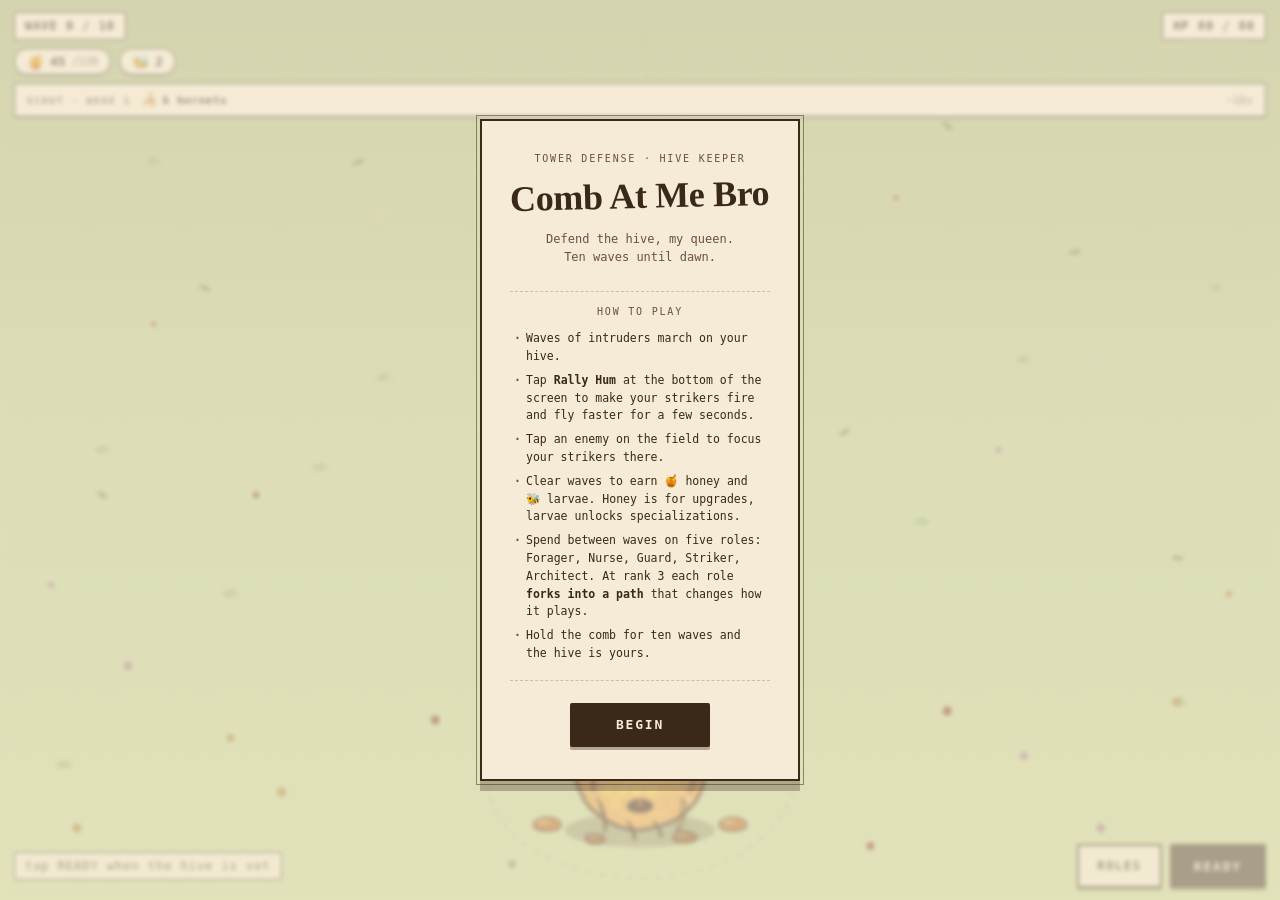
<file: index.html>
<!doctype html>
<html lang="en">
<head>
  <meta charset="utf-8" />
  <meta name="viewport" content="width=device-width,initial-scale=1,viewport-fit=cover,user-scalable=no" />
  <meta name="apple-mobile-web-app-capable" content="yes" />
  <meta http-equiv="Cache-Control" content="no-cache, must-revalidate" />
  <meta http-equiv="Pragma" content="no-cache" />
  <title>Comb At Me Bro</title>
  <link rel="stylesheet" href="./style.css?v=__VERSION__" />
</head>
<body>
  <div id="stage">
    <canvas id="game"></canvas>
    <div id="hud">
      <div class="hud-stack top-stack">
        <div class="hud-row top">
          <span id="wave-label">WAVE 1 / 5</span>
          <span id="modifier-tag" class="modifier-tag" style="display:none"></span>
          <span id="hp-label">HP 100</span>
        </div>
        <div class="hud-row currency">
          <span class="pill" id="honey-pill">
            <span class="pill-glyph">🍯</span>
            <span id="honey-amount">50</span><span class="pill-cap">/<span id="honey-cap">250</span></span>
          </span>
          <span class="pill" id="larvae-pill">
            <span class="pill-glyph">🐝</span>
            <span id="larvae-amount">3</span>
          </span>
        </div>
        <div id="wave-preview" class="wave-preview hidden"></div>
      </div>
      <div class="hud-row bottom">
        <span id="status">tap READY to start</span>
        <span class="bottom-actions">
          <button id="roles-btn" class="ghost-btn">ROLES</button>
          <button id="ready-btn" class="primary-btn">READY</button>
        </span>
      </div>
      <div id="ability-bar" class="ability-bar hidden"></div>
    </div>

    <div id="roles-panel" class="panel hidden">
      <div class="panel-card">
        <header class="panel-header">
          <h2>Roles</h2>
          <span class="panel-honey-tag">🍯 <span id="panel-honey">0</span></span>
          <button id="roles-done" class="text-btn">DONE</button>
        </header>
        <div id="roles-list" class="roles-list"></div>
      </div>
    </div>
    <div id="overlay" class="hidden">
      <div class="overlay-card">
        <h1 id="overlay-title">Game Over</h1>
        <p id="overlay-sub">The hive has fallen.</p>
        <button id="overlay-btn">Restart</button>
      </div>
    </div>
    <div id="title-screen" class="title-overlay">
      <div class="title-card">
        <p class="title-eyebrow">Tower Defense · Hive Keeper</p>
        <h1 class="title-name">Comb At Me Bro</h1>
        <p class="title-tagline">Defend the hive, my queen.<br/>Ten waves until dawn.</p>
        <div class="howto">
          <p class="howto-head">HOW TO PLAY</p>
          <ul class="howto-list">
            <li>Waves of intruders march on your hive.</li>
            <li>Tap <b>Rally Hum</b> at the bottom of the screen to make your strikers fire and fly faster for a few seconds.</li>
            <li>Tap an enemy on the field to focus your strikers there.</li>
            <li>Clear waves to earn 🍯 honey and 🐝 larvae. Honey is for upgrades, larvae unlocks specializations.</li>
            <li>Spend between waves on five roles: Forager, Nurse, Guard, Striker, Architect. At rank 3 each role <b>forks into a path</b> that changes how it plays.</li>
            <li>Hold the comb for ten waves and the hive is yours.</li>
          </ul>
        </div>
        <button id="title-play" class="primary-btn">BEGIN</button>
      </div>
    </div>
    <div id="modifier-picker" class="title-overlay hidden">
      <div class="picker-card">
        <p class="title-eyebrow">The Season's Omen</p>
        <h2 class="picker-title">The land speaks.</h2>
        <p class="picker-sub">Every dawn carries one. It will shape the hive you raise.</p>
        <div id="modifier-options" class="modifier-options"></div>
      </div>
    </div>
    <div id="boon-picker" class="title-overlay hidden">
      <div class="picker-card">
        <p class="title-eyebrow">A Gift From The Hive</p>
        <h2 class="picker-title">Pick one.</h2>
        <p class="picker-sub">Gifts stay with you to the end of the run. Choose well.</p>
        <div id="boon-options" class="modifier-options"></div>
      </div>
    </div>
  </div>
  <script type="module" src="./src/main.js?v=__VERSION__"></script>
</body>
</html>
</file>
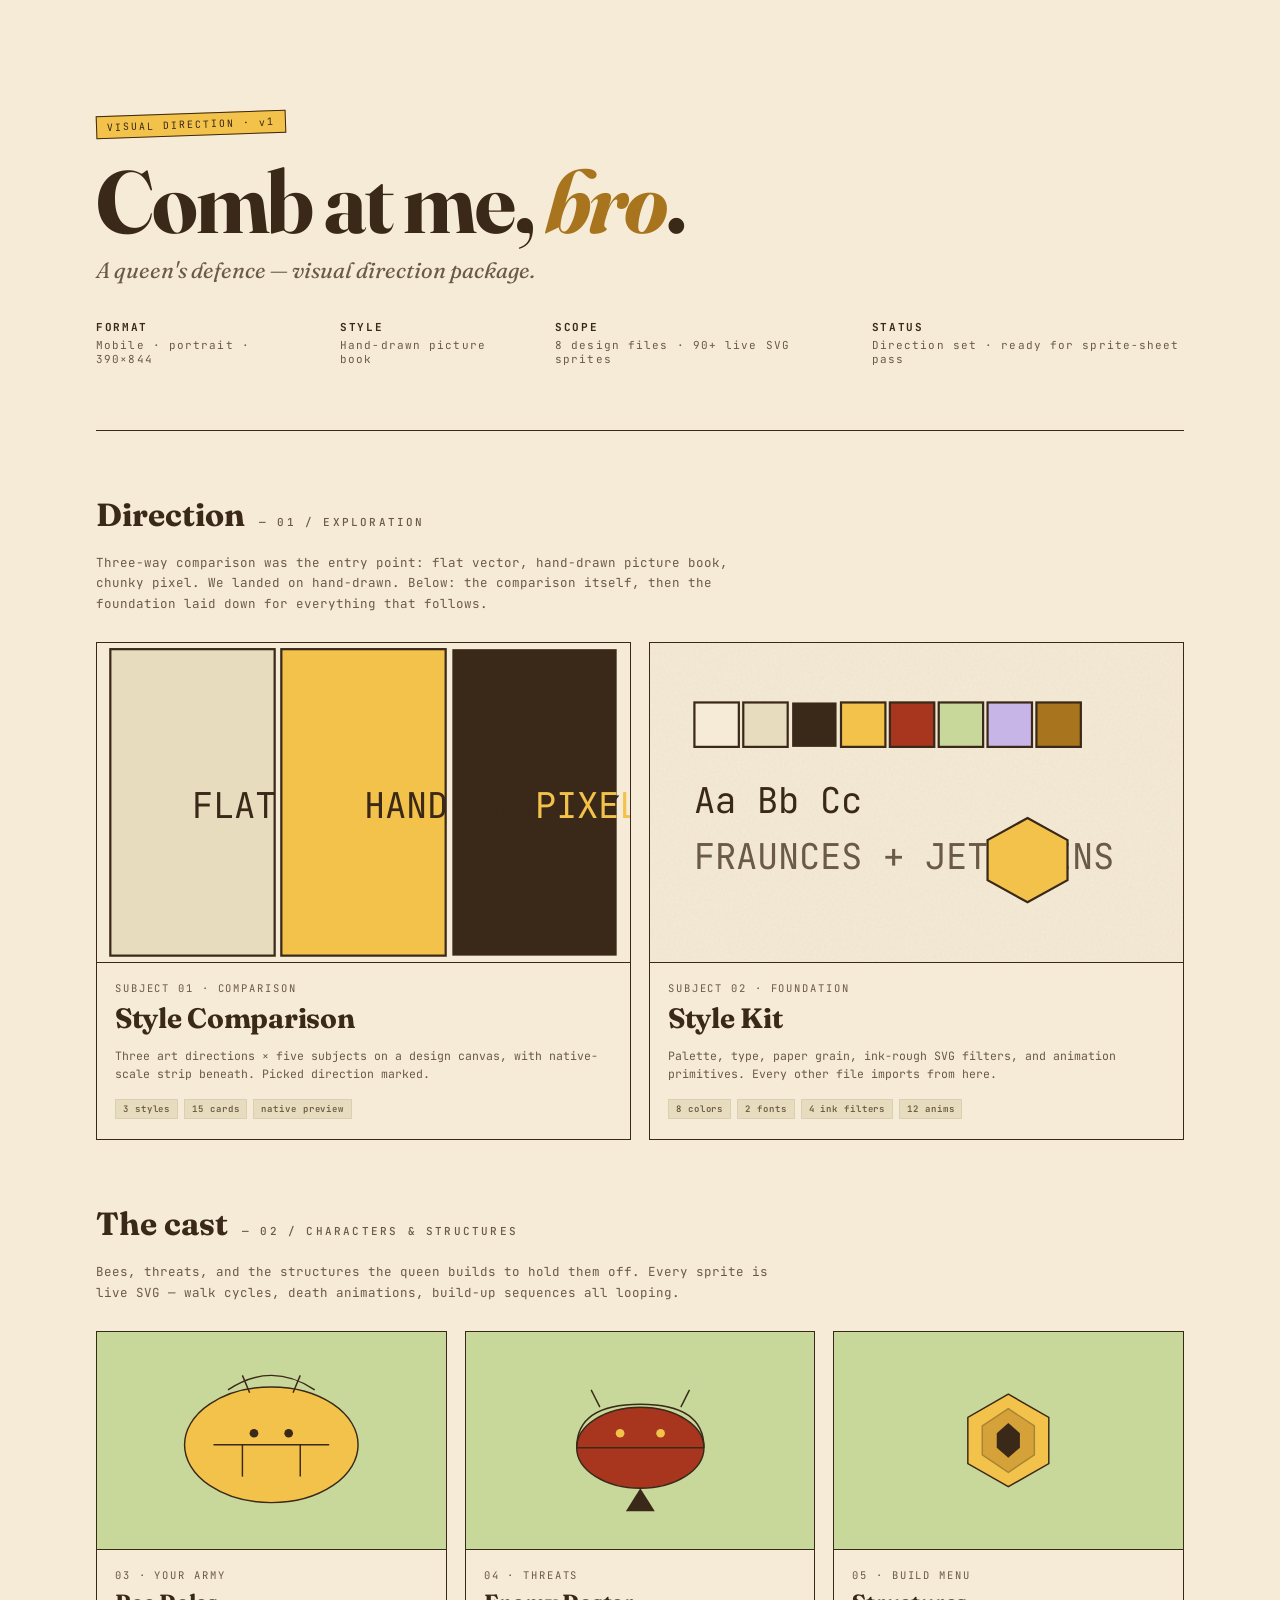
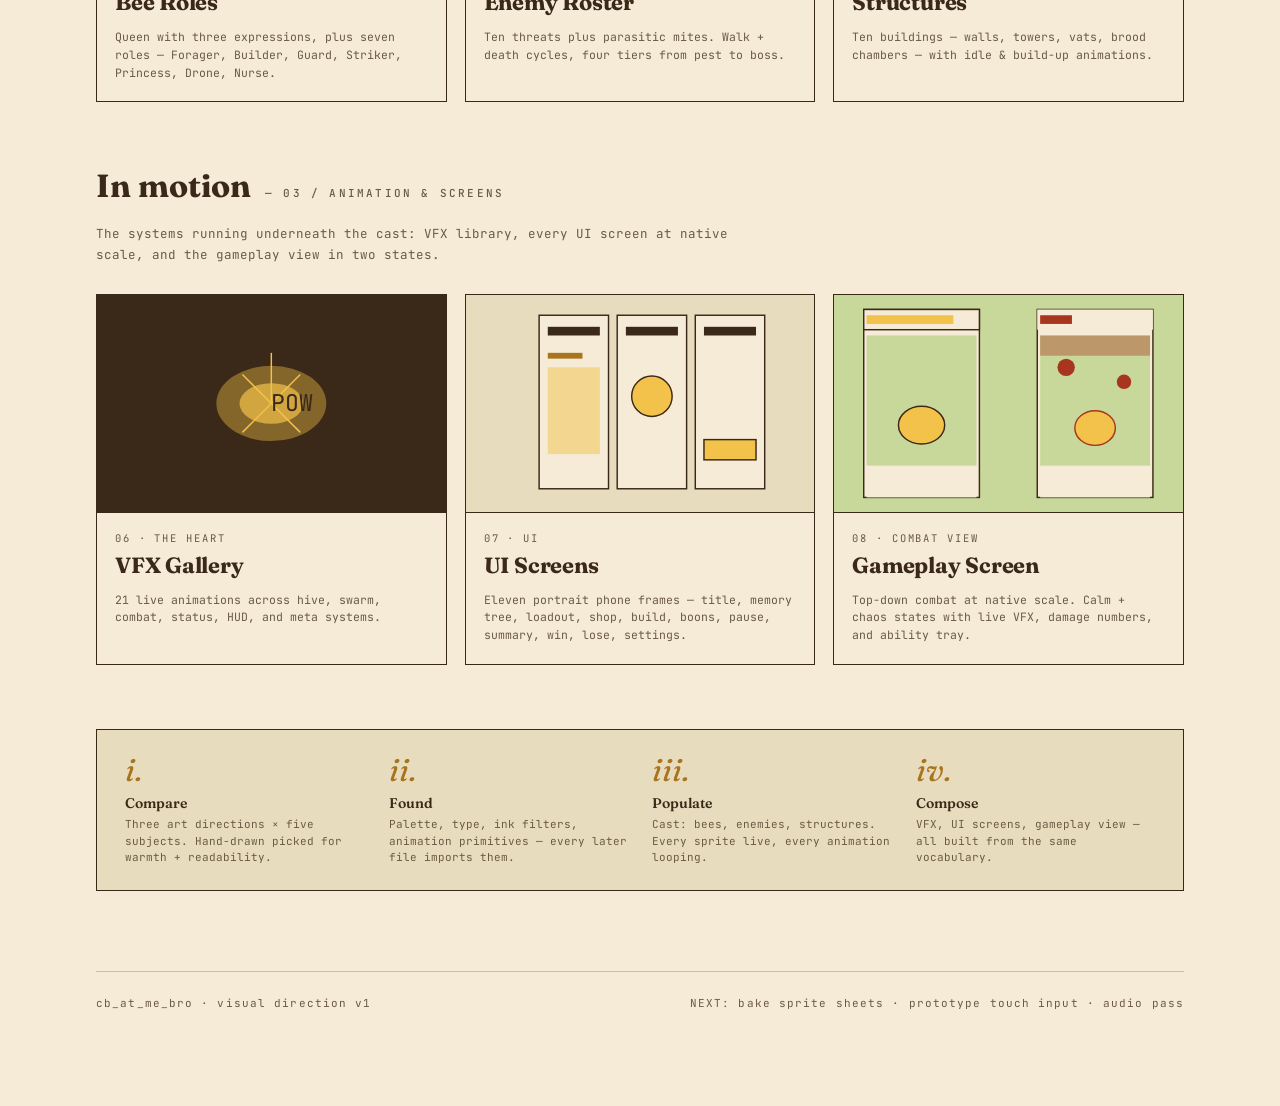
<file: comb_at_me_bro-handoff/comb-at-me-bro/project/index.html>
<!DOCTYPE html>
<html lang="en">
<head>
<meta charset="UTF-8"/>
<title>Comb At Me Bro — Visual Direction</title>
<link href="https://fonts.googleapis.com/css2?family=Fraunces:opsz,wght@9..144,500;9..144,700&family=JetBrains+Mono:wght@400;500;700&display=swap" rel="stylesheet">
<style>
  :root {
    --paper:#F5EBD6; --paper2:#E8DCBF; --paperShade:#D9CFB6; --ink:#3A2818; --inkSoft:#6B5A45;
    --honey:#F2C24A; --honeyDark:#A8741E; --rust:#A8351E; --sage:#C8D89A; --jelly:#C8B5E8; --rule:#C8C0AD;
  }
  *{box-sizing:border-box;}
  html,body{margin:0; padding:0;}
  body{
    background:var(--paper); color:var(--ink);
    font-family:'JetBrains Mono', monospace;
  }
  .wrap{max-width:1200px; margin:0 auto; padding:64px 56px 96px;}

  /* Hero */
  .hero{position:relative; padding:48px 0 64px; border-bottom:1px solid var(--ink);}
  .hero .stamp{
    display:inline-block; padding:4px 10px; border:1.2px solid var(--ink); background:var(--honey);
    font-size:10px; letter-spacing:0.2em; transform:rotate(-2deg);
  }
  .hero h1{
    font-family:'Fraunces', serif; font-weight:700; font-size:88px; line-height:0.95;
    letter-spacing:-0.025em; margin:24px 0 6px; max-width:880px;
  }
  .hero h1 em{font-style:italic; color:var(--honeyDark);}
  .hero .sub{font-family:'Fraunces', serif; font-style:italic; font-size:22px; color:var(--inkSoft); margin:12px 0 0;}
  .hero .meta{display:flex; gap:48px; margin-top:36px; font-size:11px; letter-spacing:0.1em; color:var(--inkSoft);}
  .hero .meta b{display:block; color:var(--ink); font-family:'JetBrains Mono'; font-weight:700; font-size:11px; letter-spacing:0.15em; margin-bottom:4px;}

  /* Section header */
  h2.sec{
    font-family:'Fraunces', serif; font-weight:700; font-size:32px; margin:64px 0 18px;
    display:flex; align-items:baseline; gap:14px;
  }
  h2.sec .num{
    font-family:'JetBrains Mono'; font-size:11px; color:var(--inkSoft); font-weight:500;
    letter-spacing:0.2em; padding-bottom:6px;
  }
  .sec-lede{font-size:12.5px; color:var(--inkSoft); line-height:1.65; max-width:680px; margin:0 0 28px;}

  /* Card grid */
  .grid{display:grid; gap:18px;}
  .grid.c2{grid-template-columns:1fr 1fr;}
  .grid.c3{grid-template-columns:repeat(3,1fr);}

  .card{
    border:1.4px solid var(--ink); background:var(--paper); position:relative;
    text-decoration:none; color:inherit; display:flex; flex-direction:column; overflow:hidden;
    transition: transform 0.15s ease, box-shadow 0.15s ease;
  }
  .card:hover{transform:translate(-2px,-2px); box-shadow:6px 6px 0 var(--ink);}
  .card .thumb{aspect-ratio:16/10; border-bottom:1.4px solid var(--ink); position:relative; overflow:hidden;}
  .card .thumb svg{position:absolute; inset:0; width:100%; height:100%; display:block;}
  .card .body{padding:18px 18px 20px; flex:1; display:flex; flex-direction:column; gap:6px;}
  .card .ix{font-family:'JetBrains Mono'; font-size:10.5px; letter-spacing:0.18em; color:var(--inkSoft);}
  .card h3{font-family:'Fraunces', serif; font-weight:700; font-size:22px; margin:0; letter-spacing:-0.01em;}
  .card p{font-size:11.5px; color:var(--inkSoft); line-height:1.55; margin:6px 0 0;}
  .card .tags{display:flex; gap:6px; margin-top:10px; flex-wrap:wrap;}
  .card .tag{font-size:9px; letter-spacing:0.1em; padding:3px 7px; background:var(--paper2); border:1px solid var(--paperShade); color:var(--inkSoft); font-weight:600;}

  /* Card big */
  .card.big .thumb{aspect-ratio:5/3;}
  .card.big h3{font-size:28px;}

  /* Process strip */
  .process{margin-top:64px; border:1.4px solid var(--ink); padding:24px 28px; background:var(--paper2); display:grid; grid-template-columns:repeat(4,1fr); gap:24px;}
  .process .step{position:relative;}
  .process .step .step-num{font-family:'Fraunces', serif; font-style:italic; font-size:32px; color:var(--honeyDark); line-height:1;}
  .process .step h4{font-family:'Fraunces', serif; font-size:14px; margin:8px 0 4px; font-weight:600;}
  .process .step p{font-size:11px; color:var(--inkSoft); line-height:1.5; margin:0;}

  footer{
    margin-top:80px; padding-top:24px; border-top:1px solid var(--rule);
    font-size:11px; color:var(--inkSoft); letter-spacing:0.1em; display:flex; justify-content:space-between;
  }
</style>
</head>
<body>

<div class="wrap">

  <!-- HERO -->
  <header class="hero">
    <span class="stamp">VISUAL DIRECTION · v1</span>
    <h1>Comb at me, <em>bro</em>.</h1>
    <p class="sub">A queen's defence — visual direction package.</p>
    <div class="meta">
      <div><b>FORMAT</b>Mobile · portrait · 390×844</div>
      <div><b>STYLE</b>Hand-drawn picture book</div>
      <div><b>SCOPE</b>8 design files · 90+ live SVG sprites</div>
      <div><b>STATUS</b>Direction set · ready for sprite-sheet pass</div>
    </div>
  </header>

  <!-- 01 — DIRECTION -->
  <h2 class="sec">Direction <span class="num">— 01 / EXPLORATION</span></h2>
  <p class="sec-lede">Three-way comparison was the entry point: flat vector, hand-drawn picture book, chunky pixel. We landed on hand-drawn. Below: the comparison itself, then the foundation laid down for everything that follows.</p>
  <div class="grid c2">
    <a class="card big" href="Style Comparison.html">
      <div class="thumb">
        <svg viewBox="0 0 240 150" preserveAspectRatio="xMidYMid slice">
          <rect width="240" height="150" fill="#F5EBD6"/>
          <rect x="6" y="6" width="74" height="138" fill="#E8DCBF" stroke="#3A2818" strokeWidth="1.2"/>
          <rect x="83" y="6" width="74" height="138" fill="#F2C24A" stroke="#3A2818" strokeWidth="1.4"/>
          <rect x="160" y="6" width="74" height="138" fill="#3A2818"/>
          <text x="43" y="82" textAnchor="middle" fontSize="10" fontFamily="JetBrains Mono" fontWeight="700" fill="#3A2818">FLAT</text>
          <text x="120" y="82" textAnchor="middle" fontSize="11" fontFamily="Fraunces" fontWeight="700" fill="#3A2818">HAND-DRAWN ✓</text>
          <text x="197" y="82" textAnchor="middle" fontSize="10" fontFamily="JetBrains Mono" fontWeight="700" fill="#F2C24A">PIXEL</text>
        </svg>
      </div>
      <div class="body">
        <span class="ix">SUBJECT 01 · COMPARISON</span>
        <h3>Style Comparison</h3>
        <p>Three art directions × five subjects on a design canvas, with native-scale strip beneath. Picked direction marked.</p>
        <div class="tags"><span class="tag">3 styles</span><span class="tag">15 cards</span><span class="tag">native preview</span></div>
      </div>
    </a>

    <a class="card big" href="Style Kit.html">
      <div class="thumb" style="background:#F5EBD6;">
        <svg viewBox="0 0 240 150" preserveAspectRatio="xMidYMid slice">
          <rect width="240" height="150" fill="#F5EBD6" filter="url(#hero-noise)"/>
          <defs>
            <filter id="hero-noise"><feTurbulence type="fractalNoise" baseFrequency="0.9" numOctaves="2"/><feColorMatrix values="0 0 0 0 0.23  0 0 0 0 0.16  0 0 0 0 0.10  0 0 0 0.06 0"/><feComposite in2="SourceGraphic" operator="in"/></filter>
          </defs>
          <g transform="translate(20,30)">
            <rect width="20" height="20" fill="#F5EBD6" stroke="#3A2818"/>
            <rect x="22" width="20" height="20" fill="#E8DCBF" stroke="#3A2818"/>
            <rect x="44" width="20" height="20" fill="#3A2818"/>
            <rect x="66" width="20" height="20" fill="#F2C24A" stroke="#3A2818"/>
            <rect x="88" width="20" height="20" fill="#A8351E" stroke="#3A2818"/>
            <rect x="110" width="20" height="20" fill="#C8D89A" stroke="#3A2818"/>
            <rect x="132" width="20" height="20" fill="#C8B5E8" stroke="#3A2818"/>
            <rect x="154" width="20" height="20" fill="#A8741E" stroke="#3A2818"/>
          </g>
          <text x="20" y="80" fontFamily="Fraunces" fontWeight="700" fontSize="22" fill="#3A2818">Aa Bb Cc</text>
          <text x="20" y="105" fontFamily="JetBrains Mono" fontSize="10" fill="#6B5A45" letterSpacing="0.1em">FRAUNCES + JETBRAINS</text>
          <g transform="translate(150,80)">
            <polygon points="20,2 38,12 38,30 20,40 2,30 2,12" fill="#F2C24A" stroke="#3A2818" strokeWidth="1.4"/>
          </g>
        </svg>
      </div>
      <div class="body">
        <span class="ix">SUBJECT 02 · FOUNDATION</span>
        <h3>Style Kit</h3>
        <p>Palette, type, paper grain, ink-rough SVG filters, and animation primitives. Every other file imports from here.</p>
        <div class="tags"><span class="tag">8 colors</span><span class="tag">2 fonts</span><span class="tag">4 ink filters</span><span class="tag">12 anims</span></div>
      </div>
    </a>
  </div>

  <!-- 02 — CAST -->
  <h2 class="sec">The cast <span class="num">— 02 / CHARACTERS &amp; STRUCTURES</span></h2>
  <p class="sec-lede">Bees, threats, and the structures the queen builds to hold them off. Every sprite is live SVG — walk cycles, death animations, build-up sequences all looping.</p>
  <div class="grid c3">
    <a class="card" href="Bee Roles.html">
      <div class="thumb" style="background:#C8D89A;">
        <svg viewBox="0 0 240 150" preserveAspectRatio="xMidYMid meet">
          <ellipse cx="120" cy="78" rx="60" ry="40" fill="#F2C24A" stroke="#3A2818" strokeWidth="2"/>
          <line x1="80" y1="78" x2="160" y2="78" stroke="#3A2818" strokeWidth="3"/>
          <line x1="100" y1="78" x2="100" y2="100" stroke="#3A2818" strokeWidth="3"/>
          <line x1="140" y1="78" x2="140" y2="100" stroke="#3A2818" strokeWidth="3"/>
          <path d="M 90,40 q 30,-20 60,0" stroke="#3A2818" strokeWidth="2" fill="none"/>
          <path d="M 100,30 L 105,42" stroke="#3A2818" strokeWidth="2"/>
          <path d="M 140,30 L 135,42" stroke="#3A2818" strokeWidth="2"/>
          <circle cx="108" cy="70" r="3" fill="#3A2818"/>
          <circle cx="132" cy="70" r="3" fill="#3A2818"/>
        </svg>
      </div>
      <div class="body">
        <span class="ix">03 · YOUR ARMY</span>
        <h3>Bee Roles</h3>
        <p>Queen with three expressions, plus seven roles — Forager, Builder, Guard, Striker, Princess, Drone, Nurse.</p>
      </div>
    </a>

    <a class="card" href="Enemy Roster.html">
      <div class="thumb" style="background:#C8D89A;">
        <svg viewBox="0 0 240 150" preserveAspectRatio="xMidYMid meet">
          <ellipse cx="120" cy="80" rx="44" ry="28" fill="#A8351E" stroke="#3A2818" strokeWidth="2"/>
          <path d="M 76,80 q 0,-30 44,-30 q 44,0 44,30" fill="none" stroke="#3A2818" strokeWidth="2"/>
          <line x1="76" y1="80" x2="164" y2="80" stroke="#3A2818" strokeWidth="2"/>
          <path d="M 86,40 L 92,52" stroke="#3A2818" strokeWidth="2.4"/>
          <path d="M 154,40 L 148,52" stroke="#3A2818" strokeWidth="2.4"/>
          <polygon points="120,108 110,124 130,124" fill="#3A2818"/>
          <circle cx="106" cy="70" r="3" fill="#F2C24A"/>
          <circle cx="134" cy="70" r="3" fill="#F2C24A"/>
        </svg>
      </div>
      <div class="body">
        <span class="ix">04 · THREATS</span>
        <h3>Enemy Roster</h3>
        <p>Ten threats plus parasitic mites. Walk + death cycles, four tiers from pest to boss.</p>
      </div>
    </a>

    <a class="card" href="Structures.html">
      <div class="thumb" style="background:#C8D89A;">
        <svg viewBox="0 0 240 150" preserveAspectRatio="xMidYMid meet">
          <g transform="translate(120,75)">
            <polygon points="0,-32 28,-16 28,16 0,32 -28,16 -28,-16" fill="#F2C24A" stroke="#3A2818" strokeWidth="2"/>
            <polygon points="0,-22 18,-10 18,10 0,22 -18,10 -18,-10" fill="#A8741E" opacity="0.4" stroke="#3A2818" strokeWidth="1"/>
            <polygon points="0,-12 8,-5 8,5 0,12 -8,5 -8,-5" fill="#3A2818"/>
          </g>
        </svg>
      </div>
      <div class="body">
        <span class="ix">05 · BUILD MENU</span>
        <h3>Structures</h3>
        <p>Ten buildings — walls, towers, vats, brood chambers — with idle &amp; build-up animations.</p>
      </div>
    </a>
  </div>

  <!-- 03 — IN MOTION -->
  <h2 class="sec">In motion <span class="num">— 03 / ANIMATION &amp; SCREENS</span></h2>
  <p class="sec-lede">The systems running underneath the cast: VFX library, every UI screen at native scale, and the gameplay view in two states.</p>
  <div class="grid c3">
    <a class="card" href="VFX Gallery.html">
      <div class="thumb" style="background:#3A2818; color:#F5EBD6;">
        <svg viewBox="0 0 240 150" preserveAspectRatio="xMidYMid meet">
          <ellipse cx="120" cy="75" rx="38" ry="26" fill="#F2C24A" opacity="0.4"/>
          <ellipse cx="120" cy="75" rx="22" ry="14" fill="#F2C24A" opacity="0.7"/>
          <g stroke="#F2C24A" strokeWidth="2" strokeLinecap="round">
            <line x1="100" y1="55" x2="120" y2="75"/>
            <line x1="140" y1="55" x2="120" y2="75"/>
            <line x1="120" y1="40" x2="120" y2="75"/>
            <line x1="100" y1="95" x2="120" y2="75"/>
            <line x1="140" y1="95" x2="120" y2="75"/>
          </g>
          <text x="120" y="80" textAnchor="middle" fontFamily="Fraunces" fontWeight="700" fontSize="18" fill="#3A2818">POW</text>
        </svg>
      </div>
      <div class="body">
        <span class="ix">06 · THE HEART</span>
        <h3>VFX Gallery</h3>
        <p>21 live animations across hive, swarm, combat, status, HUD, and meta systems.</p>
      </div>
    </a>

    <a class="card" href="UI Screens.html">
      <div class="thumb" style="background:#E8DCBF;">
        <svg viewBox="0 0 240 150" preserveAspectRatio="xMidYMid meet">
          <rect x="50" y="14" width="48" height="120" fill="#F5EBD6" stroke="#3A2818" strokeWidth="1.4"/>
          <rect x="104" y="14" width="48" height="120" fill="#F5EBD6" stroke="#3A2818" strokeWidth="1.4"/>
          <rect x="158" y="14" width="48" height="120" fill="#F5EBD6" stroke="#3A2818" strokeWidth="1.4"/>
          <rect x="56" y="22" width="36" height="6" fill="#3A2818"/>
          <rect x="56" y="40" width="24" height="4" fill="#A8741E"/>
          <rect x="56" y="50" width="36" height="60" fill="#F2C24A" opacity="0.5"/>
          <rect x="110" y="22" width="36" height="6" fill="#3A2818"/>
          <circle cx="128" cy="70" r="14" fill="#F2C24A" stroke="#3A2818"/>
          <rect x="164" y="22" width="36" height="6" fill="#3A2818"/>
          <rect x="164" y="100" width="36" height="14" fill="#F2C24A" stroke="#3A2818"/>
        </svg>
      </div>
      <div class="body">
        <span class="ix">07 · UI</span>
        <h3>UI Screens</h3>
        <p>Eleven portrait phone frames — title, memory tree, loadout, shop, build, boons, pause, summary, win, lose, settings.</p>
      </div>
    </a>

    <a class="card" href="Gameplay Screen.html">
      <div class="thumb" style="background:#C8D89A;">
        <svg viewBox="0 0 240 150" preserveAspectRatio="xMidYMid meet">
          <rect x="20" y="10" width="80" height="130" fill="#F5EBD6" stroke="#3A2818" strokeWidth="1.2"/>
          <rect x="20" y="10" width="80" height="14" fill="#F5EBD6" stroke="#3A2818" strokeWidth="0.8"/>
          <rect x="22" y="14" width="60" height="6" fill="#F2C24A"/>
          <rect x="22" y="28" width="76" height="90" fill="#C8D89A"/>
          <ellipse cx="60" cy="90" rx="16" ry="13" fill="#F2C24A" stroke="#3A2818" strokeWidth="1"/>
          <rect x="22" y="120" width="76" height="20" fill="#F5EBD6"/>
          <rect x="140" y="10" width="80" height="130" fill="#F5EBD6" stroke="#3A2818" strokeWidth="1.2"/>
          <rect x="140" y="10" width="80" height="14" fill="#F5EBD6"/>
          <rect x="142" y="14" width="22" height="6" fill="#A8351E"/>
          <rect x="142" y="28" width="76" height="90" fill="#C8D89A"/>
          <rect x="142" y="28" width="76" height="14" fill="#A8351E" opacity="0.4"/>
          <ellipse cx="180" cy="92" rx="14" ry="12" fill="#F2C24A" stroke="#A8351E" strokeWidth="1.4"/>
          <circle cx="160" cy="50" r="6" fill="#A8351E"/>
          <circle cx="200" cy="60" r="5" fill="#A8351E"/>
          <rect x="142" y="120" width="76" height="20" fill="#F5EBD6"/>
        </svg>
      </div>
      <div class="body">
        <span class="ix">08 · COMBAT VIEW</span>
        <h3>Gameplay Screen</h3>
        <p>Top-down combat at native scale. Calm + chaos states with live VFX, damage numbers, and ability tray.</p>
      </div>
    </a>
  </div>

  <!-- PROCESS -->
  <div class="process">
    <div class="step">
      <div class="step-num">i.</div>
      <h4>Compare</h4>
      <p>Three art directions × five subjects. Hand-drawn picked for warmth + readability.</p>
    </div>
    <div class="step">
      <div class="step-num">ii.</div>
      <h4>Found</h4>
      <p>Palette, type, ink filters, animation primitives — every later file imports them.</p>
    </div>
    <div class="step">
      <div class="step-num">iii.</div>
      <h4>Populate</h4>
      <p>Cast: bees, enemies, structures. Every sprite live, every animation looping.</p>
    </div>
    <div class="step">
      <div class="step-num">iv.</div>
      <h4>Compose</h4>
      <p>VFX, UI screens, gameplay view — all built from the same vocabulary.</p>
    </div>
  </div>

  <footer>
    <span>cb_at_me_bro · visual direction v1</span>
    <span>NEXT: bake sprite sheets · prototype touch input · audio pass</span>
  </footer>

</div>

</body>
</html>
</file>
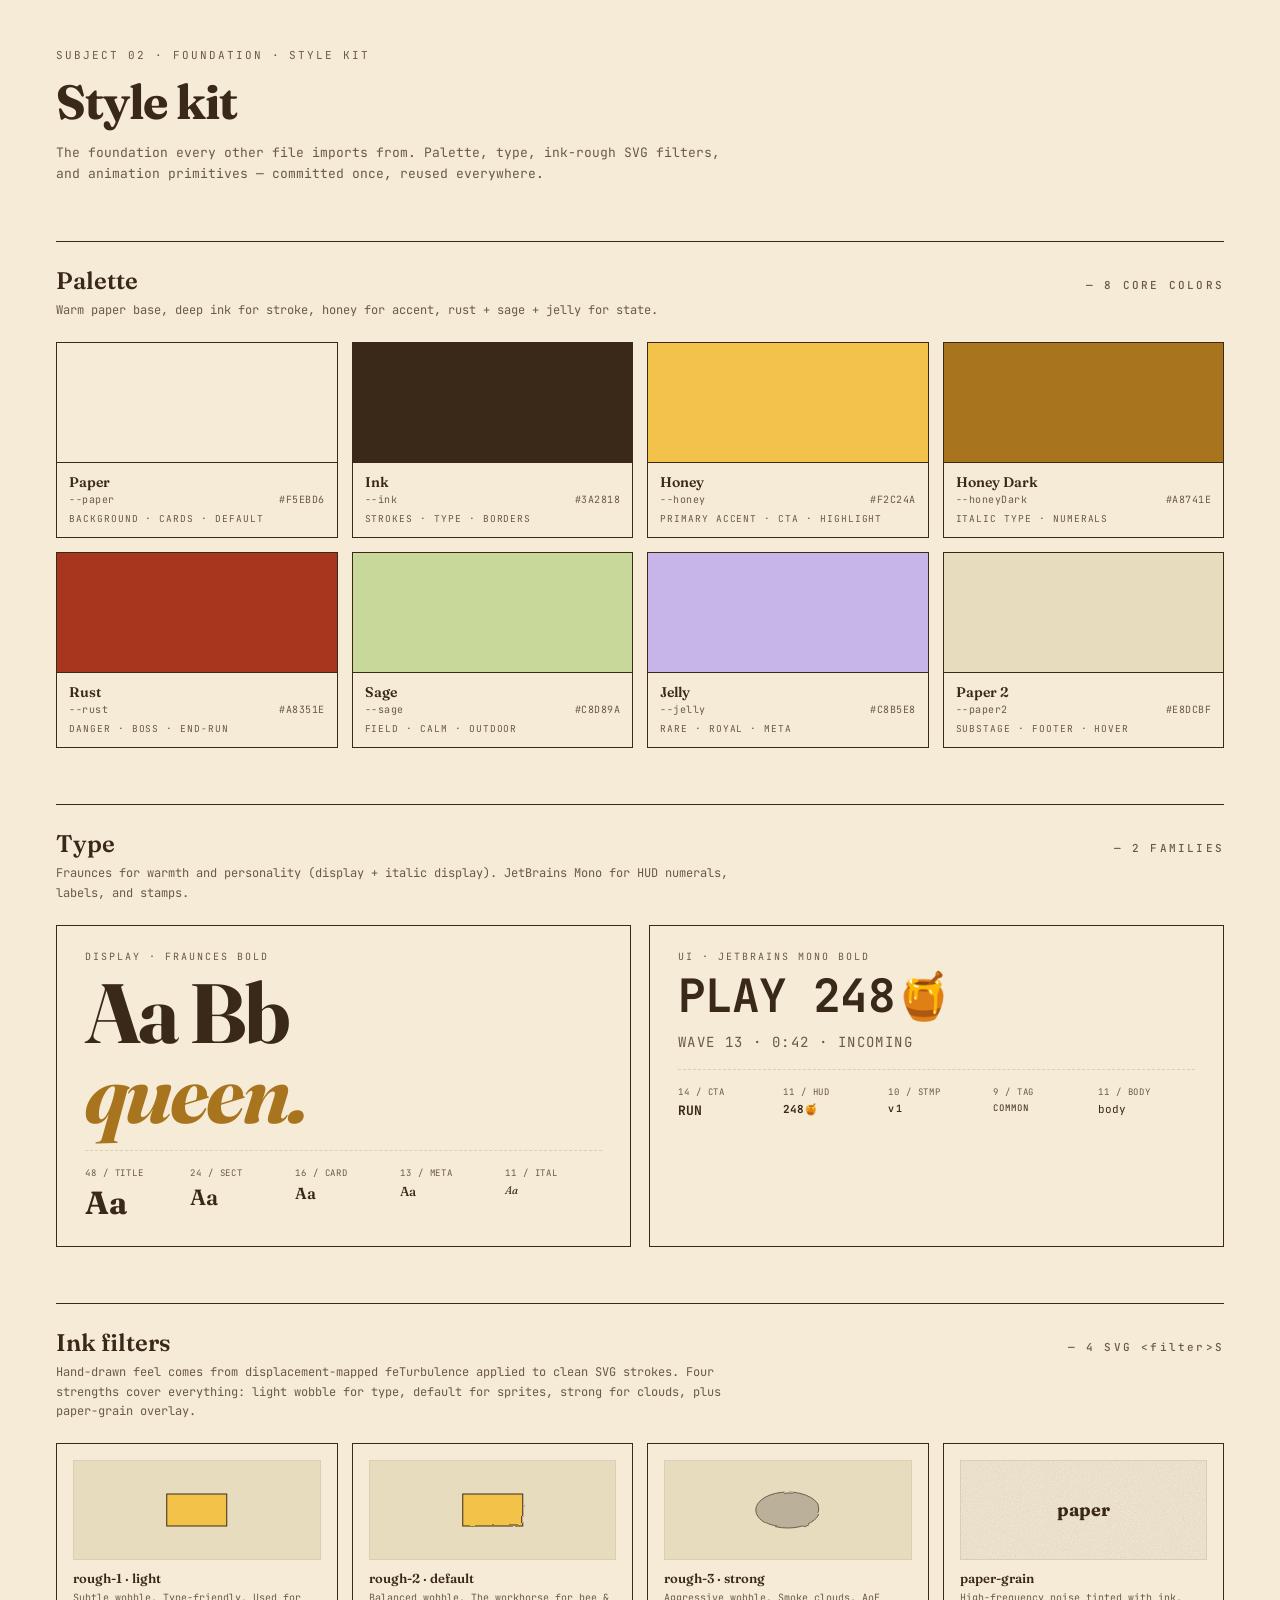
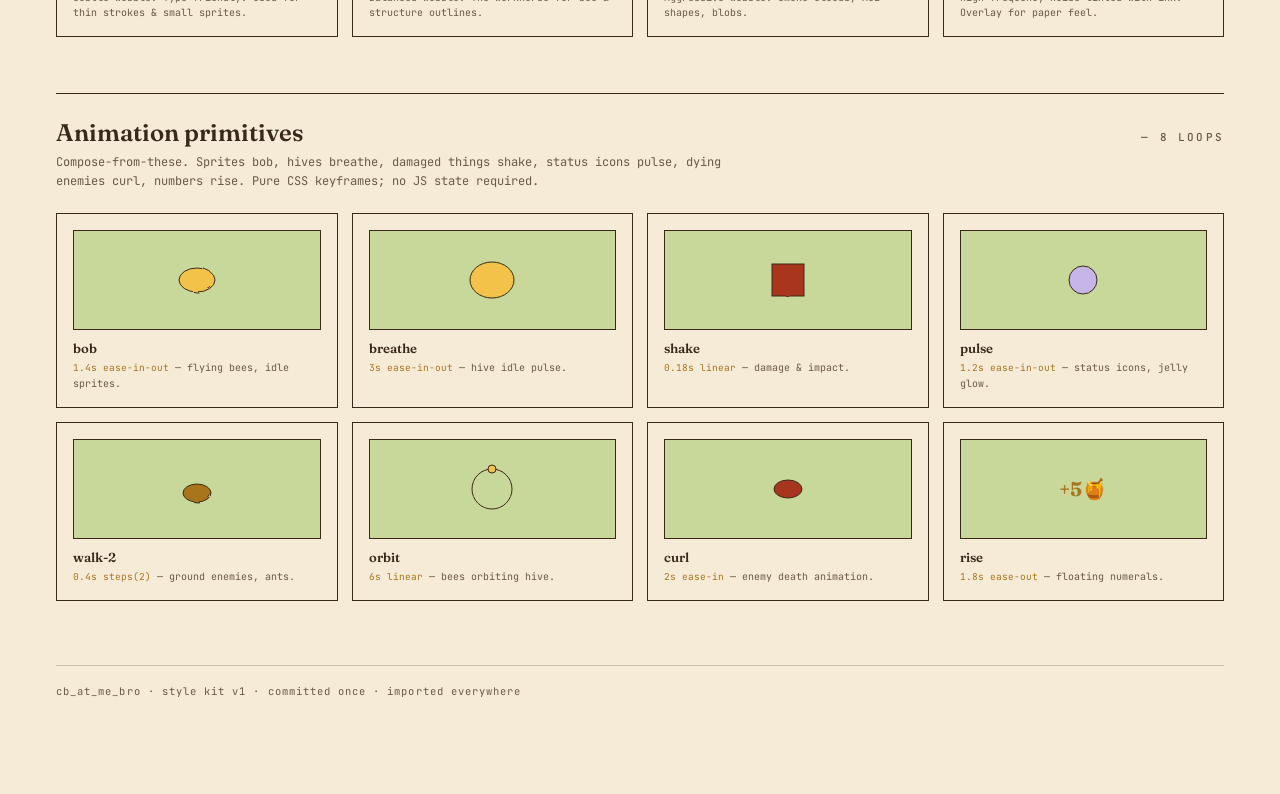
<file: comb_at_me_bro-handoff/comb-at-me-bro/project/Style Kit.html>
<!DOCTYPE html>
<html lang="en">
<head>
<meta charset="UTF-8"/>
<title>Comb At Me Bro — Style Kit</title>
<link href="https://fonts.googleapis.com/css2?family=Fraunces:opsz,wght@9..144,400;9..144,500;9..144,600;9..144,700;9..144,700&family=JetBrains+Mono:wght@400;500;700&display=swap" rel="stylesheet">
<style>
  :root {
    --paper:#F5EBD6; --paper2:#E8DCBF; --paperShade:#D9CFB6; --paperDark:#C8B89A;
    --ink:#3A2818; --inkSoft:#6B5A45;
    --honey:#F2C24A; --honeyLight:#F7DA82; --honeyDark:#A8741E; --honeyDeep:#7E531A;
    --rust:#A8351E; --rustDark:#7A2412; --redInk:#9C2A1B;
    --sage:#C8D89A; --jelly:#C8B5E8; --jellyDeep:#8B6BB6;
    --webWhite:#E8E0CC; --smokeGrey:#A89E8B;
    --rule:#C8C0AD;
  }
  *{box-sizing:border-box;}
  body{margin:0; background:var(--paper); color:var(--ink); font-family:'JetBrains Mono', monospace; padding:48px 56px 96px;}
  .wrap{max-width:1200px; margin:0 auto;}
  .eyebrow{font-size:11px; letter-spacing:0.18em; color:var(--inkSoft); text-transform:uppercase; margin:0 0 10px;}
  h1{font-family:'Fraunces',serif; font-weight:700; font-size:48px; margin:0 0 12px; letter-spacing:-0.02em;}
  .lede{font-size:13px; color:var(--inkSoft); margin:0; max-width:680px; line-height:1.6;}
  h2{font-family:'Fraunces',serif; font-size:24px; font-weight:600; margin:56px 0 6px; border-top:1px solid var(--ink); padding-top:24px; display:flex; justify-content:space-between; align-items:baseline;}
  h2 .num{font-family:'JetBrains Mono'; font-size:11px; color:var(--inkSoft); font-weight:500; letter-spacing:0.2em;}
  h2 + p{font-size:12px; color:var(--inkSoft); line-height:1.6; margin:0 0 22px; max-width:680px;}

  /* Palette */
  .palette{display:grid; grid-template-columns:repeat(4, 1fr); gap:14px;}
  .swatch{border:1.4px solid var(--ink); background:var(--paper);}
  .swatch .chip{height:120px; border-bottom:1.4px solid var(--ink); position:relative;}
  .swatch .body{padding:10px 12px 12px;}
  .swatch h4{font-family:'Fraunces',serif; font-size:14px; font-weight:600; margin:0;}
  .swatch .hex{font-size:10px; color:var(--inkSoft); letter-spacing:0.05em; margin-top:2px; display:flex; justify-content:space-between;}
  .swatch .role{font-size:9.5px; color:var(--inkSoft); letter-spacing:0.1em; margin-top:6px; line-height:1.4;}

  /* Type */
  .type-grid{display:grid; grid-template-columns:1fr 1fr; gap:18px;}
  .type-card{border:1.4px solid var(--ink); padding:24px 28px; background:var(--paper);}
  .type-card .label{font-size:10px; letter-spacing:0.2em; color:var(--inkSoft); margin-bottom:10px;}
  .specimen{font-family:'Fraunces', serif; font-weight:700; font-size:84px; line-height:0.95; letter-spacing:-0.03em; color:var(--ink); margin:0;}
  .specimen.italic{font-style:italic; color:var(--honeyDark);}
  .scale{display:flex; gap:14px; align-items:baseline; flex-wrap:wrap; margin-top:18px; padding-top:16px; border-top:1px dashed var(--paperShade);}
  .scale span{display:block;}
  .specimen-mono{font-family:'JetBrains Mono', monospace; font-weight:700; font-size:46px; line-height:1; color:var(--ink); margin:0; letter-spacing:-0.02em;}
  .ramp{display:grid; grid-template-columns:1fr 1fr 1fr 1fr 1fr; gap:8px; margin-top:18px; padding-top:16px; border-top:1px dashed var(--paperShade);}
  .ramp .r{}
  .ramp .lbl{font-size:9px; letter-spacing:0.1em; color:var(--inkSoft); margin-bottom:4px;}

  /* Filters demo */
  .filters{display:grid; grid-template-columns:repeat(4,1fr); gap:14px;}
  .filter-card{border:1.4px solid var(--ink); background:var(--paper); padding:16px;}
  .filter-card .stage{height:100px; background:var(--paper2); border:1px solid var(--paperShade); display:flex; align-items:center; justify-content:center; margin-bottom:10px;}
  .filter-card h4{font-family:'Fraunces',serif; font-size:13px; margin:0 0 4px; font-weight:600;}
  .filter-card p{font-size:10px; color:var(--inkSoft); line-height:1.5; margin:0;}

  /* Anim primitives */
  .anims{display:grid; grid-template-columns:repeat(4,1fr); gap:14px;}
  .anim-card{border:1.4px solid var(--ink); background:var(--paper); padding:16px;}
  .anim-card .stage{height:100px; background:var(--sage); border:1px solid var(--ink); display:flex; align-items:center; justify-content:center; margin-bottom:10px;}
  .anim-card h4{font-family:'Fraunces',serif; font-size:13px; margin:0 0 4px; font-weight:600;}
  .anim-card p{font-size:10px; color:var(--inkSoft); line-height:1.5; margin:0;}
  .anim-card code{font-family:'JetBrains Mono'; font-size:9.5px; color:var(--honeyDark);}

  @keyframes k-bob { 0%,100%{transform:translateY(0);} 50%{transform:translateY(-4px);} }
  @keyframes k-breathe { 0%,100%{transform:scale(1);} 50%{transform:scale(1.04);} }
  @keyframes k-shake { 0%,100%{transform:translate(0,0);} 25%{transform:translate(-1.5px,1px);} 75%{transform:translate(1.5px,-1px);} }
  @keyframes k-pulse { 0%,100%{opacity:1;} 50%{opacity:0.6;} }
  @keyframes k-spin { 0%{transform:rotate(0);} 100%{transform:rotate(360deg);} }
  @keyframes k-walk2 { 0%{transform:translateY(0) rotate(-3deg);} 50%{transform:translateY(-2px) rotate(3deg);} 100%{transform:translateY(0) rotate(-3deg);} }
  @keyframes k-curl { 0%{transform:rotate(0);} 100%{transform:rotate(180deg) translateY(8px);} }
  @keyframes k-rise { 0%{transform:translateY(0); opacity:1;} 100%{transform:translateY(-30px); opacity:0;} }
  .a-bob{animation:k-bob 1.4s ease-in-out infinite;}
  .a-breathe{animation:k-breathe 3s ease-in-out infinite;}
  .a-shake{animation:k-shake 0.18s linear infinite;}
  .a-pulse{animation:k-pulse 1.2s ease-in-out infinite;}
  .a-spin{animation:k-spin 6s linear infinite;}
  .a-walk2{animation:k-walk2 0.4s steps(2) infinite;}
  .a-curl{animation:k-curl 2s ease-in infinite;}
  .a-rise{animation:k-rise 1.8s ease-out infinite;}

  footer{margin-top:64px; padding-top:18px; border-top:1px solid var(--rule); font-size:10.5px; color:var(--inkSoft); letter-spacing:0.1em;}
</style>
</head>
<body>
<div class="wrap">

  <p class="eyebrow">Subject 02 · Foundation · Style Kit</p>
  <h1>Style kit</h1>
  <p class="lede">The foundation every other file imports from. Palette, type, ink-rough SVG filters, and animation primitives — committed once, reused everywhere.</p>

  <!-- PALETTE -->
  <h2>Palette <span class="num">— 8 CORE COLORS</span></h2>
  <p>Warm paper base, deep ink for stroke, honey for accent, rust + sage + jelly for state.</p>
  <div class="palette">
    <div class="swatch"><div class="chip" style="background:#F5EBD6;"></div><div class="body"><h4>Paper</h4><div class="hex"><span>--paper</span><span>#F5EBD6</span></div><div class="role">BACKGROUND · CARDS · DEFAULT</div></div></div>
    <div class="swatch"><div class="chip" style="background:#3A2818;"></div><div class="body"><h4>Ink</h4><div class="hex"><span>--ink</span><span>#3A2818</span></div><div class="role">STROKES · TYPE · BORDERS</div></div></div>
    <div class="swatch"><div class="chip" style="background:#F2C24A;"></div><div class="body"><h4>Honey</h4><div class="hex"><span>--honey</span><span>#F2C24A</span></div><div class="role">PRIMARY ACCENT · CTA · HIGHLIGHT</div></div></div>
    <div class="swatch"><div class="chip" style="background:#A8741E;"></div><div class="body"><h4>Honey Dark</h4><div class="hex"><span>--honeyDark</span><span>#A8741E</span></div><div class="role">ITALIC TYPE · NUMERALS</div></div></div>
    <div class="swatch"><div class="chip" style="background:#A8351E;"></div><div class="body"><h4>Rust</h4><div class="hex"><span>--rust</span><span>#A8351E</span></div><div class="role">DANGER · BOSS · END-RUN</div></div></div>
    <div class="swatch"><div class="chip" style="background:#C8D89A;"></div><div class="body"><h4>Sage</h4><div class="hex"><span>--sage</span><span>#C8D89A</span></div><div class="role">FIELD · CALM · OUTDOOR</div></div></div>
    <div class="swatch"><div class="chip" style="background:#C8B5E8;"></div><div class="body"><h4>Jelly</h4><div class="hex"><span>--jelly</span><span>#C8B5E8</span></div><div class="role">RARE · ROYAL · META</div></div></div>
    <div class="swatch"><div class="chip" style="background:#E8DCBF;"></div><div class="body"><h4>Paper 2</h4><div class="hex"><span>--paper2</span><span>#E8DCBF</span></div><div class="role">SUBSTAGE · FOOTER · HOVER</div></div></div>
  </div>

  <!-- TYPE -->
  <h2>Type <span class="num">— 2 FAMILIES</span></h2>
  <p>Fraunces for warmth and personality (display + italic display). JetBrains Mono for HUD numerals, labels, and stamps.</p>
  <div class="type-grid">
    <div class="type-card">
      <div class="label">DISPLAY · FRAUNCES BOLD</div>
      <p class="specimen">Aa Bb</p>
      <p class="specimen italic">queen.</p>
      <div class="ramp">
        <div class="r"><div class="lbl">48 / TITLE</div><div style="font-family:Fraunces; font-size:32px; font-weight:700;">Aa</div></div>
        <div class="r"><div class="lbl">24 / SECT</div><div style="font-family:Fraunces; font-size:22px; font-weight:600;">Aa</div></div>
        <div class="r"><div class="lbl">16 / CARD</div><div style="font-family:Fraunces; font-size:16px; font-weight:600;">Aa</div></div>
        <div class="r"><div class="lbl">13 / META</div><div style="font-family:Fraunces; font-size:13px; font-weight:500;">Aa</div></div>
        <div class="r"><div class="lbl">11 / ITAL</div><div style="font-family:Fraunces; font-size:11px; font-style:italic;">Aa</div></div>
      </div>
    </div>
    <div class="type-card">
      <div class="label">UI · JETBRAINS MONO BOLD</div>
      <p class="specimen-mono">PLAY 248🍯</p>
      <p style="font-family:'JetBrains Mono'; font-size:14px; letter-spacing:0.1em; color:var(--inkSoft); margin:14px 0 0;">WAVE 13 · 0:42 · INCOMING</p>
      <div class="ramp">
        <div class="r"><div class="lbl">14 / CTA</div><div style="font-family:'JetBrains Mono'; font-size:13px; font-weight:700;">RUN</div></div>
        <div class="r"><div class="lbl">11 / HUD</div><div style="font-family:'JetBrains Mono'; font-size:11px; font-weight:700;">248🍯</div></div>
        <div class="r"><div class="lbl">10 / STMP</div><div style="font-family:'JetBrains Mono'; font-size:10px; font-weight:600; letter-spacing:0.15em;">v1</div></div>
        <div class="r"><div class="lbl">9 / TAG</div><div style="font-family:'JetBrains Mono'; font-size:9px; letter-spacing:0.1em;">COMMON</div></div>
        <div class="r"><div class="lbl">11 / BODY</div><div style="font-family:'JetBrains Mono'; font-size:11px;">body</div></div>
      </div>
    </div>
  </div>

  <!-- INK FILTERS -->
  <h2>Ink filters <span class="num">— 4 SVG &lt;filter&gt;S</span></h2>
  <p>Hand-drawn feel comes from displacement-mapped feTurbulence applied to clean SVG strokes. Four strengths cover everything: light wobble for type, default for sprites, strong for clouds, plus paper-grain overlay.</p>
  <svg width="0" height="0" style="position:absolute;">
    <defs>
      <filter id="kit-rough-1"><feTurbulence type="fractalNoise" baseFrequency="0.04" numOctaves="2" seed="1"/><feDisplacementMap in="SourceGraphic" scale="1.6"/></filter>
      <filter id="kit-rough-2"><feTurbulence type="fractalNoise" baseFrequency="0.06" numOctaves="2" seed="2"/><feDisplacementMap in="SourceGraphic" scale="2.4"/></filter>
      <filter id="kit-rough-3"><feTurbulence type="fractalNoise" baseFrequency="0.05" numOctaves="3" seed="3"/><feDisplacementMap in="SourceGraphic" scale="4"/></filter>
      <filter id="kit-grain"><feTurbulence type="fractalNoise" baseFrequency="0.9" numOctaves="2"/><feColorMatrix values="0 0 0 0 0.23  0 0 0 0 0.16  0 0 0 0 0.10  0 0 0 0.18 0"/><feComposite in2="SourceGraphic" operator="in"/></filter>
    </defs>
  </svg>
  <div class="filters">
    <div class="filter-card">
      <div class="stage">
        <svg viewBox="0 0 100 60" width="100%" height="60" style="overflow:visible;">
          <rect x="20" y="14" width="60" height="32" fill="#F2C24A" stroke="#3A2818" strokeWidth="1.6" filter="url(#kit-rough-1)"/>
        </svg>
      </div>
      <h4>rough-1 · light</h4>
      <p>Subtle wobble. Type-friendly. Used for thin strokes &amp; small sprites.</p>
    </div>
    <div class="filter-card">
      <div class="stage">
        <svg viewBox="0 0 100 60" width="100%" height="60" style="overflow:visible;">
          <rect x="20" y="14" width="60" height="32" fill="#F2C24A" stroke="#3A2818" strokeWidth="1.6" filter="url(#kit-rough-2)"/>
        </svg>
      </div>
      <h4>rough-2 · default</h4>
      <p>Balanced wobble. The workhorse for bee &amp; structure outlines.</p>
    </div>
    <div class="filter-card">
      <div class="stage">
        <svg viewBox="0 0 100 60" width="100%" height="60" style="overflow:visible;">
          <ellipse cx="50" cy="30" rx="32" ry="18" fill="#A89E8B" stroke="#3A2818" strokeWidth="1.4" opacity="0.7" filter="url(#kit-rough-3)"/>
        </svg>
      </div>
      <h4>rough-3 · strong</h4>
      <p>Aggressive wobble. Smoke clouds, AoE shapes, blobs.</p>
    </div>
    <div class="filter-card">
      <div class="stage" style="background:#F5EBD6; position:relative;">
        <svg width="100%" height="100%" viewBox="0 0 200 100" preserveAspectRatio="xMidYMid slice" style="position:absolute; inset:0;">
          <rect width="200" height="100" fill="#F5EBD6" filter="url(#kit-grain)"/>
        </svg>
        <span style="position:relative; font-family:Fraunces; font-weight:700; color:#3A2818; font-size:18px;">paper</span>
      </div>
      <h4>paper-grain</h4>
      <p>High-frequency noise tinted with ink. Overlay for paper feel.</p>
    </div>
  </div>

  <!-- ANIMATION -->
  <h2>Animation primitives <span class="num">— 8 LOOPS</span></h2>
  <p>Compose-from-these. Sprites bob, hives breathe, damaged things shake, status icons pulse, dying enemies curl, numbers rise. Pure CSS keyframes; no JS state required.</p>
  <div class="anims">
    <div class="anim-card"><div class="stage"><svg viewBox="0 0 60 60" width="60" height="60" class="a-bob"><ellipse cx="30" cy="30" rx="18" ry="12" fill="#F2C24A" stroke="#3A2818" strokeWidth="1.6" filter="url(#kit-rough-2)"/></svg></div><h4>bob</h4><p><code>1.4s ease-in-out</code> — flying bees, idle sprites.</p></div>
    <div class="anim-card"><div class="stage"><svg viewBox="0 0 60 60" width="60" height="60" class="a-breathe"><ellipse cx="30" cy="30" rx="22" ry="18" fill="#F2C24A" stroke="#3A2818" strokeWidth="1.6" filter="url(#kit-rough-2)"/></svg></div><h4>breathe</h4><p><code>3s ease-in-out</code> — hive idle pulse.</p></div>
    <div class="anim-card"><div class="stage"><svg viewBox="0 0 60 60" width="60" height="60" class="a-shake"><rect x="14" y="14" width="32" height="32" fill="#A8351E" stroke="#3A2818" strokeWidth="1.6" filter="url(#kit-rough-2)"/></svg></div><h4>shake</h4><p><code>0.18s linear</code> — damage &amp; impact.</p></div>
    <div class="anim-card"><div class="stage"><svg viewBox="0 0 60 60" width="60" height="60" class="a-pulse"><circle cx="30" cy="30" r="14" fill="#C8B5E8" stroke="#3A2818" strokeWidth="1.6"/></svg></div><h4>pulse</h4><p><code>1.2s ease-in-out</code> — status icons, jelly glow.</p></div>
    <div class="anim-card"><div class="stage"><svg viewBox="0 0 60 60" width="60" height="60" class="a-walk2"><ellipse cx="30" cy="34" rx="14" ry="9" fill="#A8741E" stroke="#3A2818" strokeWidth="1.6" filter="url(#kit-rough-2)"/></svg></div><h4>walk-2</h4><p><code>0.4s steps(2)</code> — ground enemies, ants.</p></div>
    <div class="anim-card"><div class="stage"><svg viewBox="0 0 60 60" width="60" height="60" class="a-spin" style="transform-origin:30px 30px;"><circle cx="30" cy="30" r="20" fill="none" stroke="#3A2818" strokeWidth="1.4" strokeDasharray="3 4" filter="url(#kit-rough-1)"/><circle cx="30" cy="10" r="4" fill="#F2C24A" stroke="#3A2818"/></svg></div><h4>orbit</h4><p><code>6s linear</code> — bees orbiting hive.</p></div>
    <div class="anim-card"><div class="stage"><svg viewBox="0 0 60 60" width="60" height="60" class="a-curl"><ellipse cx="30" cy="30" rx="14" ry="9" fill="#A8351E" stroke="#3A2818" strokeWidth="1.4"/></svg></div><h4>curl</h4><p><code>2s ease-in</code> — enemy death animation.</p></div>
    <div class="anim-card"><div class="stage" style="position:relative;"><span class="a-rise" style="font-family:Fraunces; font-weight:700; font-size:20px; color:#A8741E;">+5🍯</span></div><h4>rise</h4><p><code>1.8s ease-out</code> — floating numerals.</p></div>
  </div>

  <footer>cb_at_me_bro · style kit v1 · committed once · imported everywhere</footer>

</div>
</body>
</html>
</file>
<file: style.css>
/* Comb At Me Bro — Phase A skeleton styling.
   Palette locked: sage #C8D89A, honey #F2C24A / #E8A24A,
   rust #8A3A1C, deep ink #3A2818, paper #F5EBD6 */

:root {
  --paper: #f5ebd6;
  --paper-2: #e6dcc4;
  --ink: #3a2818;
  --ink-soft: #6b513a;
  --sage: #c8d89a;
  --honey: #f2c24a;
  --honey-deep: #b66b1e;
  --rust: #8a3a1c;
  --rule: #c8c0ad;
}

* { box-sizing: border-box; margin: 0; padding: 0; }

html, body {
  width: 100%;
  height: 100%;
  background: var(--ink);
  color: var(--ink);
  font-family: ui-monospace, 'JetBrains Mono', Menlo, Consolas, monospace;
  overflow: hidden;
  -webkit-tap-highlight-color: transparent;
  touch-action: manipulation;
  user-select: none;
}

#stage {
  position: fixed;
  inset: 0;
  display: flex;
  align-items: center;
  justify-content: center;
  background: var(--ink);
}

#game {
  display: block;
  background: var(--sage);
  width: 100%;
  height: 100%;
  /* keep portrait aspect ~ 9:19.5 on wide screens */
  max-width: 100vw;
  max-height: 100vh;
  image-rendering: auto;
}

#hud {
  position: absolute;
  inset: 0;
  pointer-events: none;
  display: flex;
  flex-direction: column;
  justify-content: space-between;
  padding: max(env(safe-area-inset-top), 12px) 14px max(env(safe-area-inset-bottom), 12px);
  font-size: 12px;
  letter-spacing: 0.08em;
}

.hud-row {
  display: flex;
  justify-content: space-between;
  align-items: center;
  color: var(--ink);
  text-shadow: 0 1px 0 var(--paper);
}

.hud-row.top span {
  background: var(--paper);
  border: 1px solid var(--ink);
  padding: 6px 10px;
  border-radius: 2px;
  font-weight: 700;
}

.hud-row.bottom span {
  background: var(--paper);
  border: 1px solid var(--ink);
  padding: 6px 10px;
  border-radius: 2px;
  opacity: 0.85;
}

/* During an active wave the status / ROLES / READY row is redundant
   (banner shows the wave; abilities take its space). Hide it. */
.hud-row.bottom.during-wave-hidden { display: none; }

.hud-stack { display: flex; flex-direction: column; gap: 8px; }

.hud-row.currency {
  justify-content: flex-start;
  gap: 8px;
}

.pill {
  display: inline-flex;
  align-items: center;
  gap: 6px;
  background: var(--paper);
  border: 1px solid var(--ink);
  border-radius: 999px;
  padding: 5px 12px;
  font-size: 13px;
  font-weight: 700;
  color: var(--ink);
  letter-spacing: 0;
  box-shadow: 0 2px 0 rgba(58, 40, 24, 0.18);
}

.pill .pill-glyph {
  font-size: 14px;
  line-height: 1;
}

.pill .pill-cap {
  font-weight: 400;
  color: var(--ink-soft);
  font-size: 11px;
}

/* visual flash when amount changes */
.pill.flash {
  animation: pill-flash 0.45s ease-out;
}

/* ============================================================
   Wave preview — between waves, what's coming next
   ============================================================ */
.wave-preview {
  background: var(--paper);
  border: 1px solid var(--ink);
  padding: 8px 12px;
  font-size: 11px;
  color: var(--ink);
  border-radius: 2px;
  letter-spacing: 0.05em;
  display: flex;
  align-items: center;
  gap: 10px;
  flex-wrap: wrap;
  box-shadow: 0 2px 0 rgba(58, 40, 24, 0.18);
}

.wave-preview.hidden { display: none; }

.wave-preview .wp-label {
  font-size: 9.5px;
  letter-spacing: 0.18em;
  text-transform: uppercase;
  color: var(--ink-soft);
  font-weight: 700;
}

.wave-preview .wp-row {
  display: inline-flex;
  align-items: center;
  gap: 4px;
  font-weight: 700;
}

.wave-preview .wp-glyph {
  font-size: 14px;
}

.wave-preview .wp-duration {
  margin-left: auto;
  font-size: 10px;
  color: var(--ink-soft);
  font-weight: 400;
}

@keyframes pill-flash {
  0% { background: var(--honey, #F2C24A); transform: translateY(0); }
  40% { transform: translateY(-2px); }
  100% { background: var(--paper); transform: translateY(0); }
}

/* ============================================================
   Bottom action bar / ghost button
   ============================================================ */
.bottom-actions {
  display: inline-flex !important;
  gap: 8px;
  background: transparent !important;
  border: none !important;
  padding: 0 !important;
  pointer-events: auto;
}

.ghost-btn {
  pointer-events: auto;
  background: var(--paper);
  color: var(--ink);
  border: 2px solid var(--ink);
  padding: 12px 18px;
  font-family: inherit;
  font-size: 12px;
  font-weight: 700;
  letter-spacing: 0.14em;
  cursor: pointer;
  border-radius: 2px;
  min-height: 44px;
  min-width: 80px;
  box-shadow: 0 3px 0 rgba(58, 40, 24, 0.35);
}

.ghost-btn:active {
  transform: translateY(2px);
  box-shadow: 0 1px 0 rgba(58, 40, 24, 0.35);
}

.ghost-btn.hidden { display: none; }

/* ============================================================
   Bottom-sheet panel (Roles)
   ============================================================ */
.panel {
  position: absolute;
  inset: 0;
  z-index: 15;
  display: flex;
  align-items: flex-end;
  background: rgba(58, 40, 24, 0.55);
  pointer-events: auto;
  transition: background 0.2s ease;
}

.panel.hidden {
  display: none;
}

.panel-card {
  width: 100%;
  background: var(--paper);
  border-top: 2px solid var(--ink);
  padding: 18px 16px max(env(safe-area-inset-bottom), 18px);
  max-height: 78vh;
  overflow-y: auto;
  box-shadow: 0 -6px 0 rgba(58, 40, 24, 0.3);
  animation: panel-slide-up 0.28s ease-out;
}

@keyframes panel-slide-up {
  from { transform: translateY(100%); }
  to { transform: translateY(0); }
}

.panel-header {
  display: flex;
  justify-content: space-between;
  align-items: center;
  margin-bottom: 14px;
  padding-bottom: 14px;
  border-bottom: 1px dashed var(--rule);
  gap: 12px;
}

.panel-header h2 {
  font-family: Georgia, 'Fraunces', serif;
  font-size: 22px;
  font-weight: 600;
  margin: 0;
  flex: 0 0 auto;
}

.panel-honey-tag {
  flex: 1;
  text-align: right;
  font-size: 14px;
  font-weight: 700;
  color: var(--ink);
  letter-spacing: 0;
}

.text-btn {
  background: transparent;
  border: none;
  color: var(--ink);
  font-family: inherit;
  font-size: 12px;
  letter-spacing: 0.12em;
  font-weight: 700;
  cursor: pointer;
  padding: 8px 10px;
  flex: 0 0 auto;
}

/* ============================================================
   Role cards inside the Roles panel
   ============================================================ */
.role-card {
  background: var(--paper-2, #E8DCBF);
  border: 1.5px solid var(--ink);
  padding: 12px 14px;
  margin-bottom: 12px;
  display: grid;
  grid-template-columns: 36px 1fr;
  gap: 8px 14px;
  align-items: center;
  position: relative;
}

.role-card .role-glyph {
  grid-column: 1;
  grid-row: 1 / span 3;
  font-size: 26px;
  text-align: center;
  align-self: start;
  padding-top: 4px;
}

.role-head {
  display: flex;
  justify-content: space-between;
  align-items: center;
  font-weight: 700;
  font-size: 14px;
  letter-spacing: 0.05em;
}

.role-rank-dots {
  display: inline-flex;
  gap: 4px;
}

.role-rank-dots .dot {
  width: 9px;
  height: 9px;
  border: 1px solid var(--ink);
  border-radius: 50%;
}

.role-rank-dots .dot.filled {
  background: var(--honey, #F2C24A);
}

.role-desc {
  font-size: 11px;
  line-height: 1.45;
  color: var(--ink-soft);
}

.role-next {
  font-size: 12px;
  color: var(--ink);
  display: flex;
  justify-content: space-between;
  align-items: center;
  gap: 10px;
}

.role-next b {
  color: var(--honey-deep, #B66B1E);
}

.role-next-text {
  flex: 1;
}

.role-btn {
  background: var(--ink);
  color: var(--paper);
  border: none;
  padding: 8px 14px;
  font-family: inherit;
  font-size: 11px;
  font-weight: 700;
  letter-spacing: 0.12em;
  cursor: pointer;
  border-radius: 2px;
  min-height: 36px;
  white-space: nowrap;
}

.role-btn:active { transform: translateY(1px); }

.role-btn:disabled {
  background: transparent;
  color: var(--ink-soft);
  border: 1px solid var(--rule);
  cursor: not-allowed;
}

.role-cost {
  font-weight: 700;
  font-size: 12px;
  color: var(--ink);
}

.role-cost.unaffordable {
  color: var(--rust, #8A3A1C);
}

.role-card.maxed {
  background: var(--paper);
}

/* ============================================================
   Spec choice (rank 3 fork) and locked-spec display
   ============================================================ */
.spec-choices {
  display: flex;
  flex-direction: column;
  gap: 8px;
  margin-top: 8px;
}

.spec-card {
  background: var(--paper);
  border: 1.5px solid var(--ink);
  padding: 10px 12px;
  text-align: left;
  cursor: pointer;
  font-family: inherit;
  color: var(--ink);
  display: flex;
  flex-direction: column;
  gap: 4px;
  transition: transform 0.1s ease, box-shadow 0.12s, background 0.12s;
  box-shadow: 0 2px 0 rgba(58, 40, 24, 0.2);
}

.spec-card:hover { background: var(--paper-2, #E8DCBF); }
.spec-card:active {
  transform: translateY(2px);
  box-shadow: 0 0 0 rgba(58, 40, 24, 0.2);
}

.spec-card:disabled {
  opacity: 0.55;
  cursor: not-allowed;
  background: transparent;
}

.spec-card .spec-name {
  font-family: Georgia, 'Fraunces', serif;
  font-weight: 600;
  font-size: 13.5px;
  color: var(--ink);
}

.spec-card .spec-desc {
  font-size: 10.5px;
  line-height: 1.45;
  color: var(--ink-soft);
}

.role-spec-locked {
  background: var(--paper);
  border: 1px dashed var(--ink-soft);
  padding: 8px 10px;
  margin-top: 6px;
}

.role-spec-locked .spec-locked-name {
  font-family: Georgia, 'Fraunces', serif;
  font-weight: 600;
  font-size: 13px;
  color: var(--honey-deep, #B66B1E);
  display: block;
  margin-bottom: 4px;
}

.role-spec-locked .spec-locked-desc {
  font-size: 10.5px;
  line-height: 1.45;
  color: var(--ink-soft);
  margin: 0;
}

/* ============================================================
   Ability bar — bottom of screen during combat
   ============================================================ */
.ability-bar {
  position: absolute;
  left: 0;
  right: 0;
  bottom: max(env(safe-area-inset-bottom), 14px);
  display: flex;
  justify-content: center;
  gap: 12px;
  padding: 0 14px;
  pointer-events: none;
  z-index: 8;
}

.ability-bar.hidden { display: none; }

.ability-btn {
  pointer-events: auto;
  position: relative;
  background: var(--paper);
  border: 2px solid var(--ink);
  width: 72px;
  height: 72px;
  padding: 4px;
  cursor: pointer;
  box-shadow: 0 4px 0 rgba(58, 40, 24, 0.35);
  display: flex;
  flex-direction: column;
  align-items: center;
  justify-content: center;
  gap: 2px;
  font-family: inherit;
  border-radius: 4px;
  user-select: none;
}

.ability-btn:active {
  transform: translateY(2px);
  box-shadow: 0 2px 0 rgba(58, 40, 24, 0.35);
}

.ability-btn:disabled {
  opacity: 0.45;
  cursor: not-allowed;
}

.ability-btn.unaffordable {
  background: var(--paper-2, #E8DCBF);
}

.ability-btn .ab-glyph {
  font-size: 28px;
  line-height: 1;
  font-family: Georgia, 'Fraunces', serif;
  color: var(--ink);
  font-weight: 600;
}

.ability-btn .ab-cost {
  font-size: 10px;
  font-weight: 700;
  letter-spacing: 0.04em;
  color: var(--ink);
  margin-top: 1px;
}

.ability-btn .ab-name {
  font-size: 8.5px;
  letter-spacing: 0.1em;
  color: var(--ink-soft);
  text-transform: uppercase;
  margin-top: 1px;
}

/* Cooldown overlay — circular sweep */
.ability-btn .ab-cd {
  position: absolute;
  inset: 4px;
  background: rgba(58, 40, 24, 0.55);
  pointer-events: none;
  display: flex;
  align-items: center;
  justify-content: center;
  color: var(--paper);
  font-weight: 700;
  font-size: 16px;
  font-family: Georgia, 'Fraunces', serif;
}

.ability-btn .ab-cd.ready {
  display: none;
}

/* Active glow when buff is running */
.ability-btn.glowing {
  background: var(--honey-light, #F7DDA0);
  box-shadow: 0 4px 0 rgba(58, 40, 24, 0.35),
              0 0 14px 4px rgba(242, 194, 74, 0.45);
  animation: ability-glow 0.7s ease-in-out infinite alternate;
}

@keyframes ability-glow {
  from { filter: brightness(1); }
  to   { filter: brightness(1.18); }
}

.primary-btn {
  pointer-events: auto;
  background: var(--ink);
  color: var(--paper);
  border: 2px solid var(--ink);
  padding: 12px 22px;
  font-family: inherit;
  font-size: 13px;
  font-weight: 700;
  letter-spacing: 0.14em;
  cursor: pointer;
  box-shadow: 0 3px 0 rgba(58, 40, 24, 0.35);
  border-radius: 2px;
  min-height: 44px;
  min-width: 96px;
}

.primary-btn:active {
  transform: translateY(2px);
  box-shadow: 0 1px 0 rgba(58, 40, 24, 0.35);
}

.primary-btn.hidden { display: none; }

/* ============================================================
   Title screen
   ============================================================ */
.title-overlay {
  position: absolute;
  inset: 0;
  z-index: 20;
  display: flex;
  align-items: center;
  justify-content: center;
  background: rgba(245, 235, 214, 0.55);
  backdrop-filter: blur(2px);
  -webkit-backdrop-filter: blur(2px);
  padding: 32px 24px;
}

.title-overlay.hidden { display: none; }

.title-card {
  background: var(--paper);
  border: 2px solid var(--ink);
  padding: 32px 28px;
  text-align: center;
  max-width: 94%;
  width: 320px;
  box-shadow: 0 10px 0 rgba(58, 40, 24, 0.3);
  position: relative;
}

/* secondary wobbly border line for hand-drawn doubled-stroke feel */
.title-card::before {
  content: '';
  position: absolute;
  inset: -6px;
  border: 1px solid var(--ink);
  opacity: 0.5;
  pointer-events: none;
}

.title-eyebrow {
  font-size: 10px;
  letter-spacing: 0.18em;
  text-transform: uppercase;
  color: var(--ink-soft);
  margin: 0 0 14px;
}

.title-name {
  font-family: Georgia, 'Fraunces', serif;
  font-weight: 600;
  font-size: 36px;
  line-height: 1.05;
  margin: 0 0 14px;
  letter-spacing: -0.01em;
  color: var(--ink);
  transform: rotate(-1.4deg);
  display: inline-block;
}

.title-tagline {
  font-size: 12px;
  line-height: 1.55;
  color: var(--ink-soft);
  margin: 0 0 24px;
}

.title-foot {
  font-size: 9.5px;
  letter-spacing: 0.1em;
  text-transform: uppercase;
  color: var(--ink-soft);
  margin: 18px 0 0;
  opacity: 0.7;
}

.howto {
  border-top: 1px dashed var(--rule);
  border-bottom: 1px dashed var(--rule);
  padding: 14px 4px;
  margin: 0 0 22px;
  text-align: left;
}

.howto-head {
  font-size: 10px;
  letter-spacing: 0.18em;
  text-transform: uppercase;
  color: var(--ink-soft);
  margin: 0 0 10px;
  text-align: center;
}

.howto-list {
  list-style: none;
  margin: 0;
  padding: 0;
  font-size: 11.5px;
  line-height: 1.55;
  color: var(--ink);
}

.howto-list li {
  padding: 3px 0 3px 12px;
  position: relative;
}

.howto-list li::before {
  content: '·';
  position: absolute;
  left: 0;
  color: var(--ink-soft);
  font-weight: 700;
}

#title-play {
  min-width: 140px;
}

/* ============================================================
   Modifier picker (Hive Condition)
   ============================================================ */
.picker-card {
  background: var(--paper);
  border: 2px solid var(--ink);
  padding: 24px 20px 22px;
  width: 92%;
  max-width: 380px;
  max-height: 92vh;
  overflow-y: auto;
  text-align: center;
  position: relative;
  box-shadow: 0 10px 0 rgba(58, 40, 24, 0.3);
}

.picker-card::before {
  content: '';
  position: absolute;
  inset: -6px;
  border: 1px solid var(--ink);
  opacity: 0.5;
  pointer-events: none;
}

.picker-title {
  font-family: Georgia, 'Fraunces', serif;
  font-weight: 600;
  font-size: 24px;
  margin: 0 0 6px;
  color: var(--ink);
  transform: rotate(-1deg);
  display: inline-block;
}

.picker-sub {
  font-size: 11.5px;
  line-height: 1.55;
  color: var(--ink-soft);
  margin: 0 0 22px;
}

.modifier-options {
  display: flex;
  flex-direction: column;
  gap: 10px;
  text-align: left;
}

.modifier-card {
  border: 1.5px solid var(--ink);
  background: var(--paper-2, #E8DCBF);
  padding: 14px;
  cursor: pointer;
  transition: transform 0.1s ease, background 0.12s, box-shadow 0.12s;
  box-shadow: 0 3px 0 rgba(58, 40, 24, 0.25);
  pointer-events: auto;
}

.modifier-card:hover { background: var(--paper); }
.modifier-card:active {
  transform: translateY(2px);
  box-shadow: 0 1px 0 rgba(58, 40, 24, 0.25);
}

.modifier-card .mod-name {
  font-family: Georgia, 'Fraunces', serif;
  font-size: 17px;
  font-weight: 600;
  margin: 0 0 6px;
  color: var(--ink);
}

.modifier-card .mod-summary {
  font-size: 12px;
  font-weight: 700;
  color: var(--honey-deep, #B66B1E);
  margin: 0 0 6px;
}

.modifier-card .mod-flavor {
  font-size: 10.5px;
  color: var(--ink-soft);
  font-style: italic;
  line-height: 1.5;
  margin: 0 0 8px;
}

.modifier-card .mod-pushes {
  font-size: 9.5px;
  letter-spacing: 0.12em;
  text-transform: uppercase;
  color: var(--ink-soft);
  margin: 0;
}

/* HUD modifier tag */
.modifier-tag {
  font-size: 10px;
  letter-spacing: 0.08em;
  text-transform: uppercase;
  background: var(--ink);
  color: var(--paper);
  padding: 4px 8px;
  border-radius: 2px;
  font-weight: 700;
  text-shadow: none !important;
}

#overlay {
  position: absolute;
  inset: 0;
  display: flex;
  align-items: center;
  justify-content: center;
  background: rgba(58, 40, 24, 0.6);
  z-index: 10;
}

#overlay.hidden { display: none; }

.overlay-card {
  background: var(--paper);
  border: 2px solid var(--ink);
  padding: 28px 32px;
  text-align: center;
  max-width: 80%;
  box-shadow: 0 8px 0 rgba(58, 40, 24, 0.25);
}

.overlay-card h1 {
  font-family: Georgia, 'Fraunces', serif;
  font-size: 28px;
  margin-bottom: 8px;
}

.overlay-card p {
  font-size: 13px;
  color: var(--ink-soft);
  margin-bottom: 18px;
}

.overlay-card button {
  background: var(--ink);
  color: var(--paper);
  border: none;
  padding: 12px 22px;
  font-family: inherit;
  font-size: 12px;
  letter-spacing: 0.12em;
  cursor: pointer;
  pointer-events: auto;
}

.overlay-card button:active { transform: translateY(1px); }
</file>
